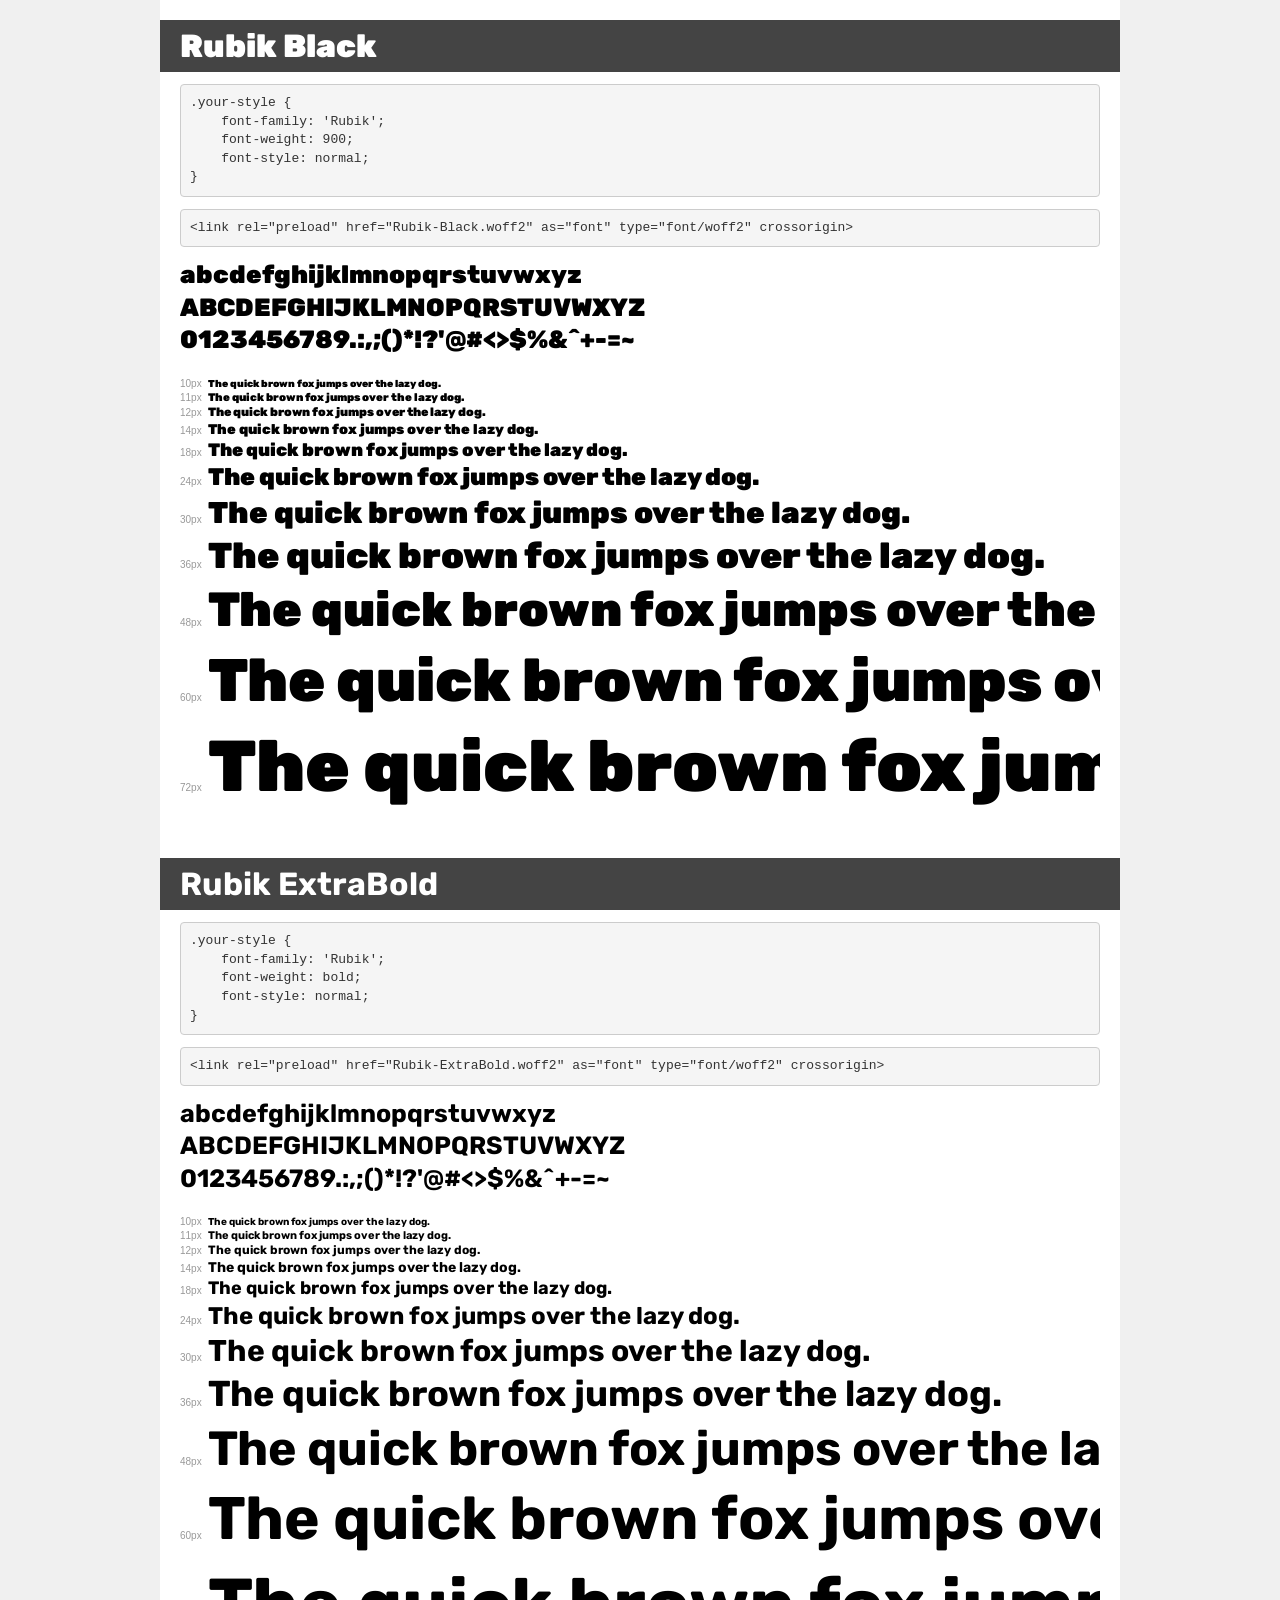
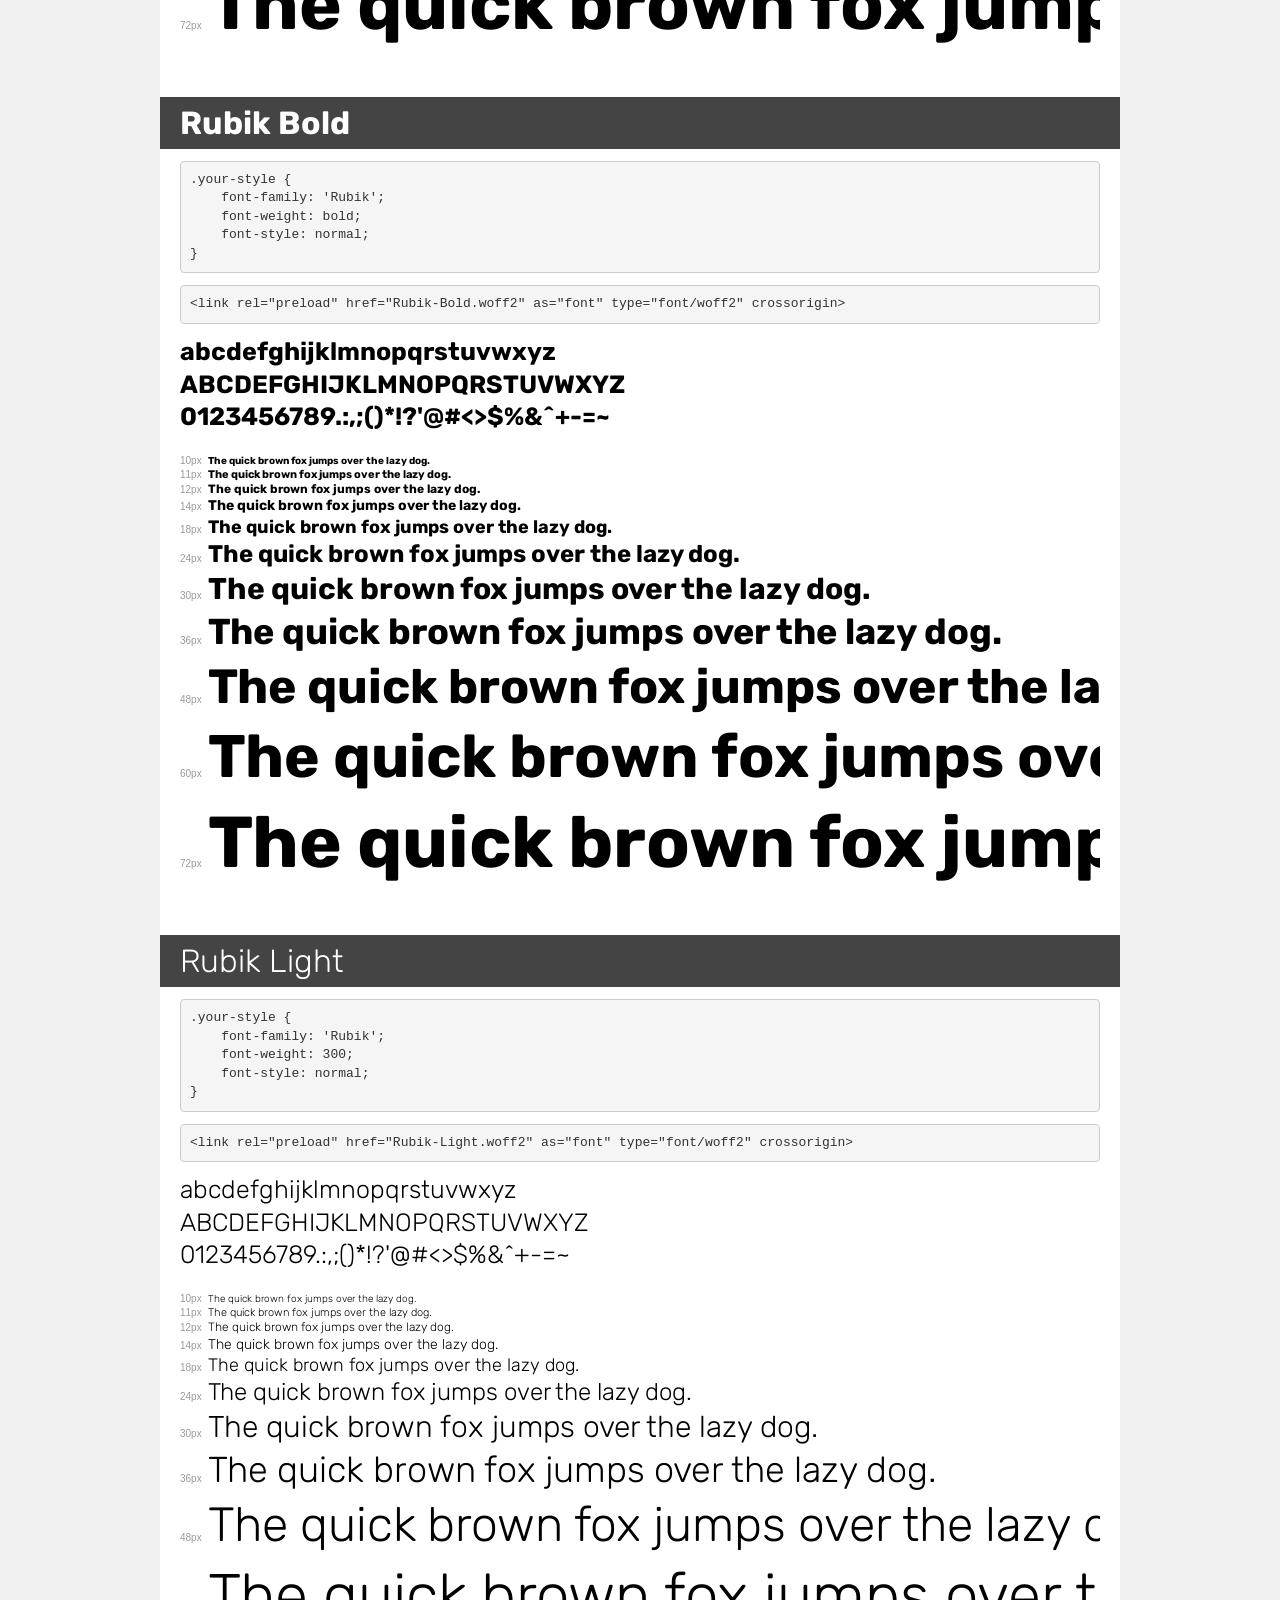
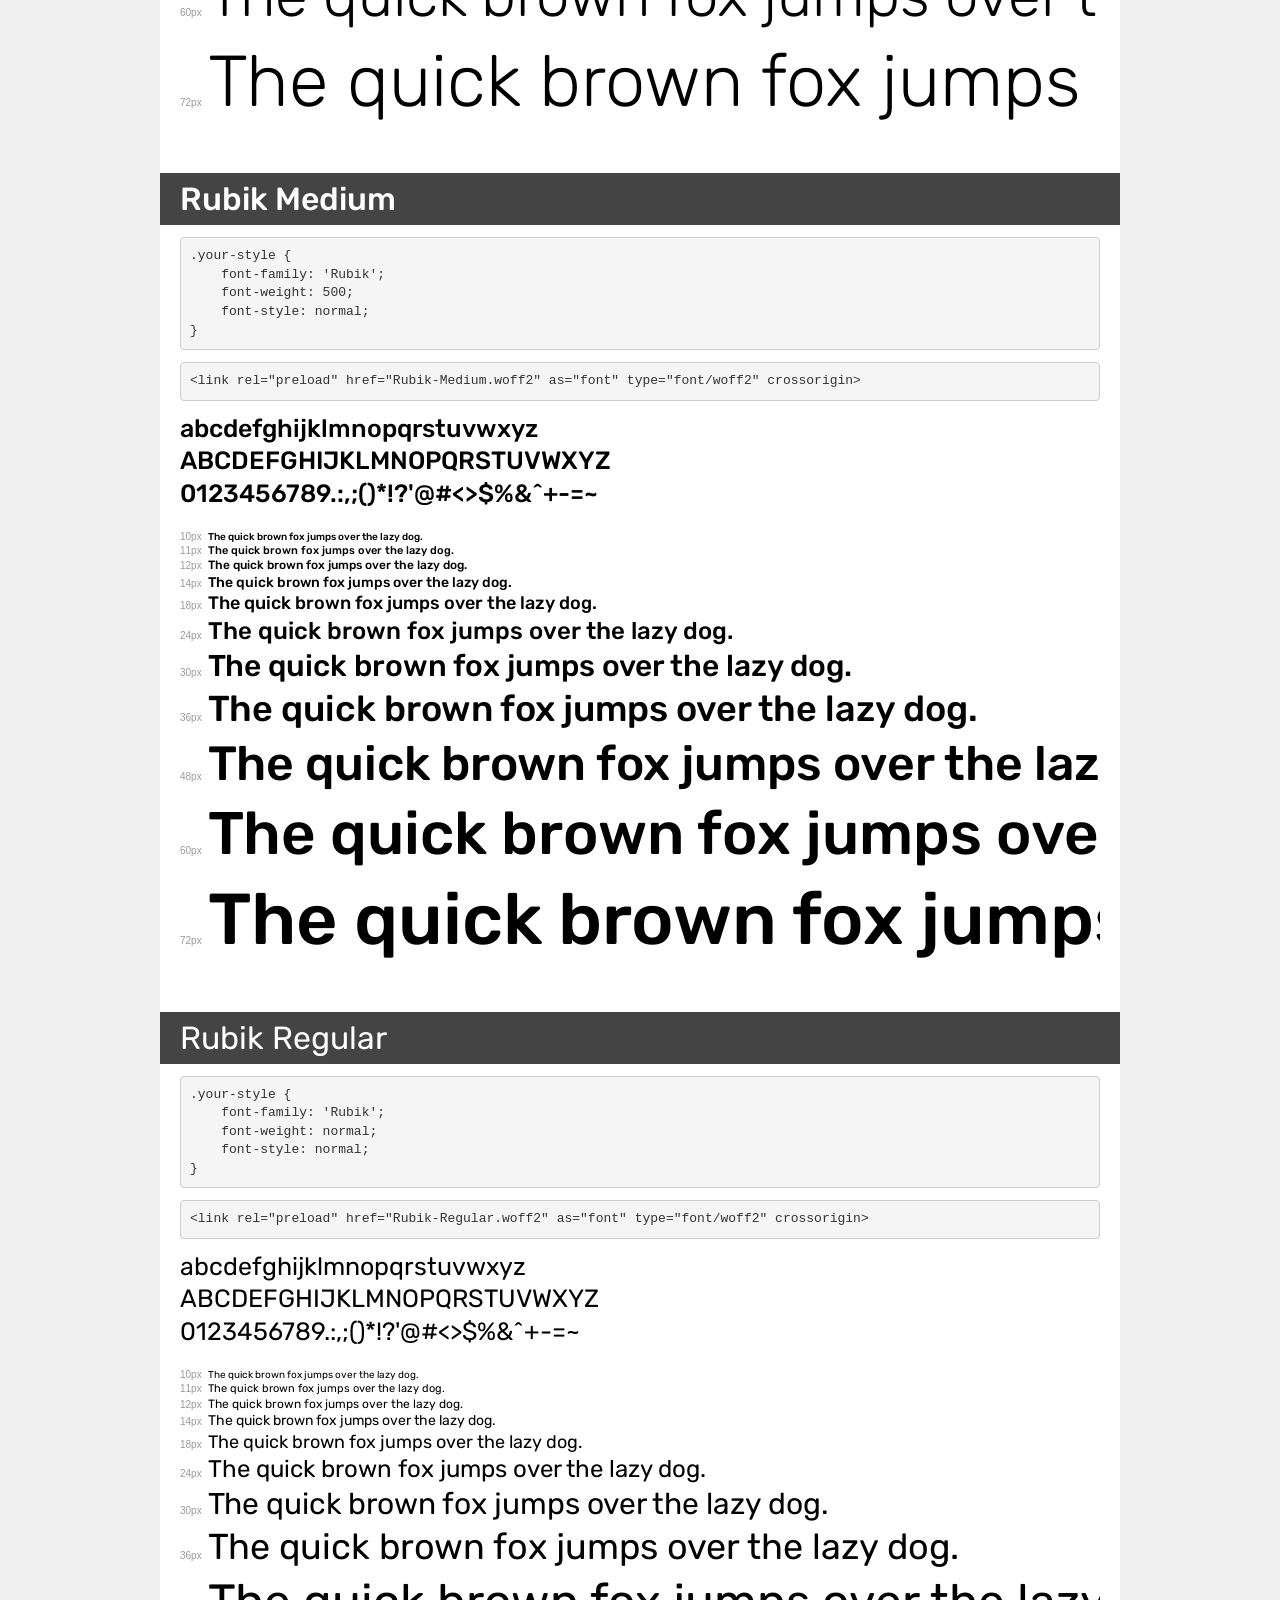
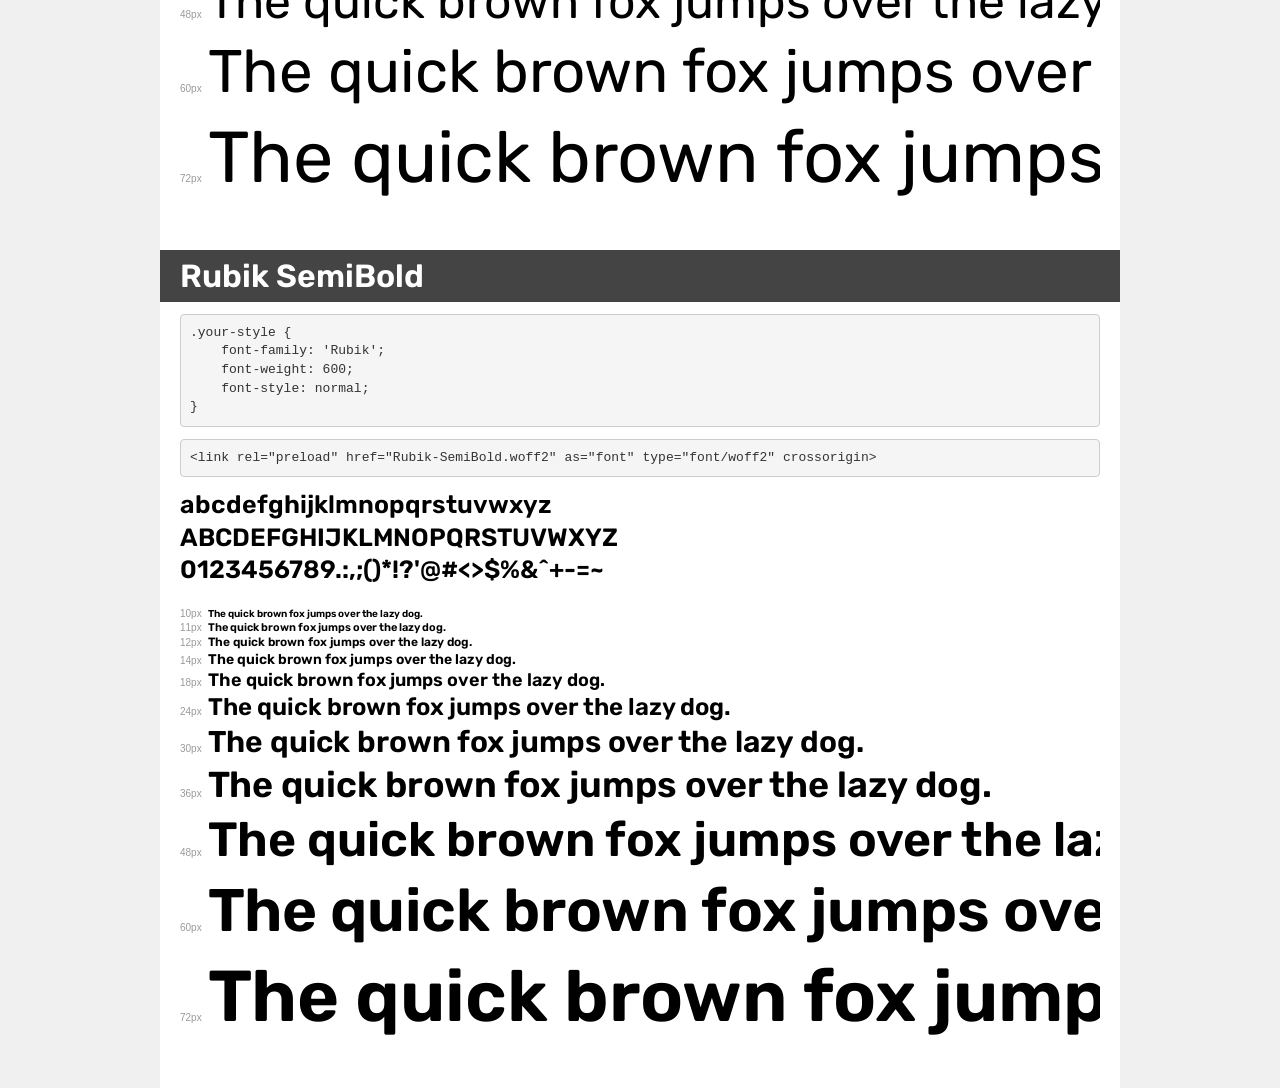
<file: demo.html>
<!DOCTYPE html>
<html lang="en">
<head>
    <meta charset="utf-8">
    <meta http-equiv="X-UA-Compatible" content="IE=edge">
    <meta name="viewport" content="width=device-width, initial-scale=1">
    <meta name="robots" content="noindex, noarchive">
    <meta name="format-detection" content="telephone=no">
    <title>Transfonter demo</title>
    <link href="stylesheet.css" rel="stylesheet">
    <style>
        /*
        http://meyerweb.com/eric/tools/css/reset/
        v2.0 | 20110126
        License: none (public domain)
        */
        html, body, div, span, applet, object, iframe,
        h1, h2, h3, h4, h5, h6, p, blockquote, pre,
        a, abbr, acronym, address, big, cite, code,
        del, dfn, em, img, ins, kbd, q, s, samp,
        small, strike, strong, sub, sup, tt, var,
        b, u, i, center,
        dl, dt, dd, ol, ul, li,
        fieldset, form, label, legend,
        table, caption, tbody, tfoot, thead, tr, th, td,
        article, aside, canvas, details, embed,
        figure, figcaption, footer, header, hgroup,
        menu, nav, output, ruby, section, summary,
        time, mark, audio, video {
            margin: 0;
            padding: 0;
            border: 0;
            font-size: 100%;
            font: inherit;
            vertical-align: baseline;
        }
        /* HTML5 display-role reset for older browsers */
        article, aside, details, figcaption, figure,
        footer, header, hgroup, menu, nav, section {
            display: block;
        }
        body {
            line-height: 1;
        }
        ol, ul {
            list-style: none;
        }
        blockquote, q {
            quotes: none;
        }
        blockquote:before, blockquote:after,
        q:before, q:after {
            content: '';
            content: none;
        }
        table {
            border-collapse: collapse;
            border-spacing: 0;
        }
        /* demo styles */
        body {
            background: #f0f0f0;
            color: #000;
        }
        .page {
            background: #fff;
            width: 920px;
            margin: 0 auto;
            padding: 20px 20px 0 20px;
            overflow: hidden;
        }
        .font-container {
            overflow-x: auto;
            overflow-y: hidden;
            margin-bottom: 40px;
            line-height: 1.3;
            white-space: nowrap;
            padding-bottom: 5px;
        }
        h1 {
            position: relative;
            background: #444;
            font-size: 32px;
            color: #fff;
            padding: 10px 20px;
            margin: 0 -20px 12px -20px;
        }
        .letters {
            font-size: 25px;
            margin-bottom: 20px;
        }
        .s10:before {
            content: '10px';
        }
        .s11:before {
            content: '11px';
        }
        .s12:before {
            content: '12px';
        }
        .s14:before {
            content: '14px';
        }
        .s18:before {
            content: '18px';
        }
        .s24:before {
            content: '24px';
        }
        .s30:before {
            content: '30px';
        }
        .s36:before {
            content: '36px';
        }
        .s48:before {
            content: '48px';
        }
        .s60:before {
            content: '60px';
        }
        .s72:before {
            content: '72px';
        }
        .s10:before, .s11:before, .s12:before, .s14:before,
        .s18:before, .s24:before, .s30:before, .s36:before,
        .s48:before, .s60:before, .s72:before {
            font-family: Arial, sans-serif;
            font-size: 10px;
            font-weight: normal;
            font-style: normal;
            color: #999;
            padding-right: 6px;
        }
        pre {
            display: block;
            padding: 9px;
            margin: 0 0 12px;
            font-family: Monaco, Menlo, Consolas, "Courier New", monospace;
            font-size: 13px;
            line-height: 1.428571429;
            color: #333;
            font-weight: normal;
            font-style: normal;
            background-color: #f5f5f5;
            border: 1px solid #ccc;
            overflow-x: auto;
            border-radius: 4px;
        }
        /* responsive */
        @media (max-width: 959px) {
            .page {
                width: auto;
                margin: 0;
            }
        }
    </style>
</head>
<body>
<div class="page">
    <div class="demo">
        <h1 style="font-family: 'Rubik'; font-weight: 900; font-style: normal;">Rubik Black</h1>
        <pre title="Usage">.your-style {
    font-family: 'Rubik';
    font-weight: 900;
    font-style: normal;
}</pre>
        <pre title="Preload (optional)">
&lt;link rel=&quot;preload&quot; href=&quot;Rubik-Black.woff2&quot; as=&quot;font&quot; type=&quot;font/woff2&quot; crossorigin&gt;</pre>
        <div class="font-container" style="font-family: 'Rubik'; font-weight: 900; font-style: normal;">
            <p class="letters">
                abcdefghijklmnopqrstuvwxyz<br>
ABCDEFGHIJKLMNOPQRSTUVWXYZ<br>
                0123456789.:,;()*!?'@#&lt;&gt;$%&^+-=~
            </p>
            <p class="s10" style="font-size: 10px;">The quick brown fox jumps over the lazy dog.</p>
            <p class="s11" style="font-size: 11px;">The quick brown fox jumps over the lazy dog.</p>
            <p class="s12" style="font-size: 12px;">The quick brown fox jumps over the lazy dog.</p>
            <p class="s14" style="font-size: 14px;">The quick brown fox jumps over the lazy dog.</p>
            <p class="s18" style="font-size: 18px;">The quick brown fox jumps over the lazy dog.</p>
            <p class="s24" style="font-size: 24px;">The quick brown fox jumps over the lazy dog.</p>
            <p class="s30" style="font-size: 30px;">The quick brown fox jumps over the lazy dog.</p>
            <p class="s36" style="font-size: 36px;">The quick brown fox jumps over the lazy dog.</p>
            <p class="s48" style="font-size: 48px;">The quick brown fox jumps over the lazy dog.</p>
            <p class="s60" style="font-size: 60px;">The quick brown fox jumps over the lazy dog.</p>
            <p class="s72" style="font-size: 72px;">The quick brown fox jumps over the lazy dog.</p>
        </div>
    </div>

    <div class="demo">
        <h1 style="font-family: 'Rubik'; font-weight: bold; font-style: normal;">Rubik ExtraBold</h1>
        <pre title="Usage">.your-style {
    font-family: 'Rubik';
    font-weight: bold;
    font-style: normal;
}</pre>
        <pre title="Preload (optional)">
&lt;link rel=&quot;preload&quot; href=&quot;Rubik-ExtraBold.woff2&quot; as=&quot;font&quot; type=&quot;font/woff2&quot; crossorigin&gt;</pre>
        <div class="font-container" style="font-family: 'Rubik'; font-weight: bold; font-style: normal;">
            <p class="letters">
                abcdefghijklmnopqrstuvwxyz<br>
ABCDEFGHIJKLMNOPQRSTUVWXYZ<br>
                0123456789.:,;()*!?'@#&lt;&gt;$%&^+-=~
            </p>
            <p class="s10" style="font-size: 10px;">The quick brown fox jumps over the lazy dog.</p>
            <p class="s11" style="font-size: 11px;">The quick brown fox jumps over the lazy dog.</p>
            <p class="s12" style="font-size: 12px;">The quick brown fox jumps over the lazy dog.</p>
            <p class="s14" style="font-size: 14px;">The quick brown fox jumps over the lazy dog.</p>
            <p class="s18" style="font-size: 18px;">The quick brown fox jumps over the lazy dog.</p>
            <p class="s24" style="font-size: 24px;">The quick brown fox jumps over the lazy dog.</p>
            <p class="s30" style="font-size: 30px;">The quick brown fox jumps over the lazy dog.</p>
            <p class="s36" style="font-size: 36px;">The quick brown fox jumps over the lazy dog.</p>
            <p class="s48" style="font-size: 48px;">The quick brown fox jumps over the lazy dog.</p>
            <p class="s60" style="font-size: 60px;">The quick brown fox jumps over the lazy dog.</p>
            <p class="s72" style="font-size: 72px;">The quick brown fox jumps over the lazy dog.</p>
        </div>
    </div>

    <div class="demo">
        <h1 style="font-family: 'Rubik'; font-weight: bold; font-style: normal;">Rubik Bold</h1>
        <pre title="Usage">.your-style {
    font-family: 'Rubik';
    font-weight: bold;
    font-style: normal;
}</pre>
        <pre title="Preload (optional)">
&lt;link rel=&quot;preload&quot; href=&quot;Rubik-Bold.woff2&quot; as=&quot;font&quot; type=&quot;font/woff2&quot; crossorigin&gt;</pre>
        <div class="font-container" style="font-family: 'Rubik'; font-weight: bold; font-style: normal;">
            <p class="letters">
                abcdefghijklmnopqrstuvwxyz<br>
ABCDEFGHIJKLMNOPQRSTUVWXYZ<br>
                0123456789.:,;()*!?'@#&lt;&gt;$%&^+-=~
            </p>
            <p class="s10" style="font-size: 10px;">The quick brown fox jumps over the lazy dog.</p>
            <p class="s11" style="font-size: 11px;">The quick brown fox jumps over the lazy dog.</p>
            <p class="s12" style="font-size: 12px;">The quick brown fox jumps over the lazy dog.</p>
            <p class="s14" style="font-size: 14px;">The quick brown fox jumps over the lazy dog.</p>
            <p class="s18" style="font-size: 18px;">The quick brown fox jumps over the lazy dog.</p>
            <p class="s24" style="font-size: 24px;">The quick brown fox jumps over the lazy dog.</p>
            <p class="s30" style="font-size: 30px;">The quick brown fox jumps over the lazy dog.</p>
            <p class="s36" style="font-size: 36px;">The quick brown fox jumps over the lazy dog.</p>
            <p class="s48" style="font-size: 48px;">The quick brown fox jumps over the lazy dog.</p>
            <p class="s60" style="font-size: 60px;">The quick brown fox jumps over the lazy dog.</p>
            <p class="s72" style="font-size: 72px;">The quick brown fox jumps over the lazy dog.</p>
        </div>
    </div>

    <div class="demo">
        <h1 style="font-family: 'Rubik'; font-weight: 300; font-style: normal;">Rubik Light</h1>
        <pre title="Usage">.your-style {
    font-family: 'Rubik';
    font-weight: 300;
    font-style: normal;
}</pre>
        <pre title="Preload (optional)">
&lt;link rel=&quot;preload&quot; href=&quot;Rubik-Light.woff2&quot; as=&quot;font&quot; type=&quot;font/woff2&quot; crossorigin&gt;</pre>
        <div class="font-container" style="font-family: 'Rubik'; font-weight: 300; font-style: normal;">
            <p class="letters">
                abcdefghijklmnopqrstuvwxyz<br>
ABCDEFGHIJKLMNOPQRSTUVWXYZ<br>
                0123456789.:,;()*!?'@#&lt;&gt;$%&^+-=~
            </p>
            <p class="s10" style="font-size: 10px;">The quick brown fox jumps over the lazy dog.</p>
            <p class="s11" style="font-size: 11px;">The quick brown fox jumps over the lazy dog.</p>
            <p class="s12" style="font-size: 12px;">The quick brown fox jumps over the lazy dog.</p>
            <p class="s14" style="font-size: 14px;">The quick brown fox jumps over the lazy dog.</p>
            <p class="s18" style="font-size: 18px;">The quick brown fox jumps over the lazy dog.</p>
            <p class="s24" style="font-size: 24px;">The quick brown fox jumps over the lazy dog.</p>
            <p class="s30" style="font-size: 30px;">The quick brown fox jumps over the lazy dog.</p>
            <p class="s36" style="font-size: 36px;">The quick brown fox jumps over the lazy dog.</p>
            <p class="s48" style="font-size: 48px;">The quick brown fox jumps over the lazy dog.</p>
            <p class="s60" style="font-size: 60px;">The quick brown fox jumps over the lazy dog.</p>
            <p class="s72" style="font-size: 72px;">The quick brown fox jumps over the lazy dog.</p>
        </div>
    </div>

    <div class="demo">
        <h1 style="font-family: 'Rubik'; font-weight: 500; font-style: normal;">Rubik Medium</h1>
        <pre title="Usage">.your-style {
    font-family: 'Rubik';
    font-weight: 500;
    font-style: normal;
}</pre>
        <pre title="Preload (optional)">
&lt;link rel=&quot;preload&quot; href=&quot;Rubik-Medium.woff2&quot; as=&quot;font&quot; type=&quot;font/woff2&quot; crossorigin&gt;</pre>
        <div class="font-container" style="font-family: 'Rubik'; font-weight: 500; font-style: normal;">
            <p class="letters">
                abcdefghijklmnopqrstuvwxyz<br>
ABCDEFGHIJKLMNOPQRSTUVWXYZ<br>
                0123456789.:,;()*!?'@#&lt;&gt;$%&^+-=~
            </p>
            <p class="s10" style="font-size: 10px;">The quick brown fox jumps over the lazy dog.</p>
            <p class="s11" style="font-size: 11px;">The quick brown fox jumps over the lazy dog.</p>
            <p class="s12" style="font-size: 12px;">The quick brown fox jumps over the lazy dog.</p>
            <p class="s14" style="font-size: 14px;">The quick brown fox jumps over the lazy dog.</p>
            <p class="s18" style="font-size: 18px;">The quick brown fox jumps over the lazy dog.</p>
            <p class="s24" style="font-size: 24px;">The quick brown fox jumps over the lazy dog.</p>
            <p class="s30" style="font-size: 30px;">The quick brown fox jumps over the lazy dog.</p>
            <p class="s36" style="font-size: 36px;">The quick brown fox jumps over the lazy dog.</p>
            <p class="s48" style="font-size: 48px;">The quick brown fox jumps over the lazy dog.</p>
            <p class="s60" style="font-size: 60px;">The quick brown fox jumps over the lazy dog.</p>
            <p class="s72" style="font-size: 72px;">The quick brown fox jumps over the lazy dog.</p>
        </div>
    </div>

    <div class="demo">
        <h1 style="font-family: 'Rubik'; font-weight: normal; font-style: normal;">Rubik Regular</h1>
        <pre title="Usage">.your-style {
    font-family: 'Rubik';
    font-weight: normal;
    font-style: normal;
}</pre>
        <pre title="Preload (optional)">
&lt;link rel=&quot;preload&quot; href=&quot;Rubik-Regular.woff2&quot; as=&quot;font&quot; type=&quot;font/woff2&quot; crossorigin&gt;</pre>
        <div class="font-container" style="font-family: 'Rubik'; font-weight: normal; font-style: normal;">
            <p class="letters">
                abcdefghijklmnopqrstuvwxyz<br>
ABCDEFGHIJKLMNOPQRSTUVWXYZ<br>
                0123456789.:,;()*!?'@#&lt;&gt;$%&^+-=~
            </p>
            <p class="s10" style="font-size: 10px;">The quick brown fox jumps over the lazy dog.</p>
            <p class="s11" style="font-size: 11px;">The quick brown fox jumps over the lazy dog.</p>
            <p class="s12" style="font-size: 12px;">The quick brown fox jumps over the lazy dog.</p>
            <p class="s14" style="font-size: 14px;">The quick brown fox jumps over the lazy dog.</p>
            <p class="s18" style="font-size: 18px;">The quick brown fox jumps over the lazy dog.</p>
            <p class="s24" style="font-size: 24px;">The quick brown fox jumps over the lazy dog.</p>
            <p class="s30" style="font-size: 30px;">The quick brown fox jumps over the lazy dog.</p>
            <p class="s36" style="font-size: 36px;">The quick brown fox jumps over the lazy dog.</p>
            <p class="s48" style="font-size: 48px;">The quick brown fox jumps over the lazy dog.</p>
            <p class="s60" style="font-size: 60px;">The quick brown fox jumps over the lazy dog.</p>
            <p class="s72" style="font-size: 72px;">The quick brown fox jumps over the lazy dog.</p>
        </div>
    </div>

    <div class="demo">
        <h1 style="font-family: 'Rubik'; font-weight: 600; font-style: normal;">Rubik SemiBold</h1>
        <pre title="Usage">.your-style {
    font-family: 'Rubik';
    font-weight: 600;
    font-style: normal;
}</pre>
        <pre title="Preload (optional)">
&lt;link rel=&quot;preload&quot; href=&quot;Rubik-SemiBold.woff2&quot; as=&quot;font&quot; type=&quot;font/woff2&quot; crossorigin&gt;</pre>
        <div class="font-container" style="font-family: 'Rubik'; font-weight: 600; font-style: normal;">
            <p class="letters">
                abcdefghijklmnopqrstuvwxyz<br>
ABCDEFGHIJKLMNOPQRSTUVWXYZ<br>
                0123456789.:,;()*!?'@#&lt;&gt;$%&^+-=~
            </p>
            <p class="s10" style="font-size: 10px;">The quick brown fox jumps over the lazy dog.</p>
            <p class="s11" style="font-size: 11px;">The quick brown fox jumps over the lazy dog.</p>
            <p class="s12" style="font-size: 12px;">The quick brown fox jumps over the lazy dog.</p>
            <p class="s14" style="font-size: 14px;">The quick brown fox jumps over the lazy dog.</p>
            <p class="s18" style="font-size: 18px;">The quick brown fox jumps over the lazy dog.</p>
            <p class="s24" style="font-size: 24px;">The quick brown fox jumps over the lazy dog.</p>
            <p class="s30" style="font-size: 30px;">The quick brown fox jumps over the lazy dog.</p>
            <p class="s36" style="font-size: 36px;">The quick brown fox jumps over the lazy dog.</p>
            <p class="s48" style="font-size: 48px;">The quick brown fox jumps over the lazy dog.</p>
            <p class="s60" style="font-size: 60px;">The quick brown fox jumps over the lazy dog.</p>
            <p class="s72" style="font-size: 72px;">The quick brown fox jumps over the lazy dog.</p>
        </div>
    </div>

</div>
</body>
</html>
</file>
<file: stylesheet.css>
@font-face {
    font-family: 'Rubik';
    src: url('Rubik-Black.woff2') format('woff2'),
        url('Rubik-Black.woff') format('woff');
    font-weight: 900;
    font-style: normal;
    font-display: swap;
}

@font-face {
    font-family: 'Rubik';
    src: url('Rubik-ExtraBold.woff2') format('woff2'),
        url('Rubik-ExtraBold.woff') format('woff');
    font-weight: bold;
    font-style: normal;
    font-display: swap;
}

@font-face {
    font-family: 'Rubik';
    src: url('Rubik-Bold.woff2') format('woff2'),
        url('Rubik-Bold.woff') format('woff');
    font-weight: bold;
    font-style: normal;
    font-display: swap;
}

@font-face {
    font-family: 'Rubik';
    src: url('Rubik-Light.woff2') format('woff2'),
        url('Rubik-Light.woff') format('woff');
    font-weight: 300;
    font-style: normal;
    font-display: swap;
}

@font-face {
    font-family: 'Rubik';
    src: url('Rubik-Medium.woff2') format('woff2'),
        url('Rubik-Medium.woff') format('woff');
    font-weight: 500;
    font-style: normal;
    font-display: swap;
}

@font-face {
    font-family: 'Rubik';
    src: url('Rubik-Regular.woff2') format('woff2'),
        url('Rubik-Regular.woff') format('woff');
    font-weight: normal;
    font-style: normal;
    font-display: swap;
}

@font-face {
    font-family: 'Rubik';
    src: url('Rubik-SemiBold.woff2') format('woff2'),
        url('Rubik-SemiBold.woff') format('woff');
    font-weight: 600;
    font-style: normal;
    font-display: swap;
}
</file>
